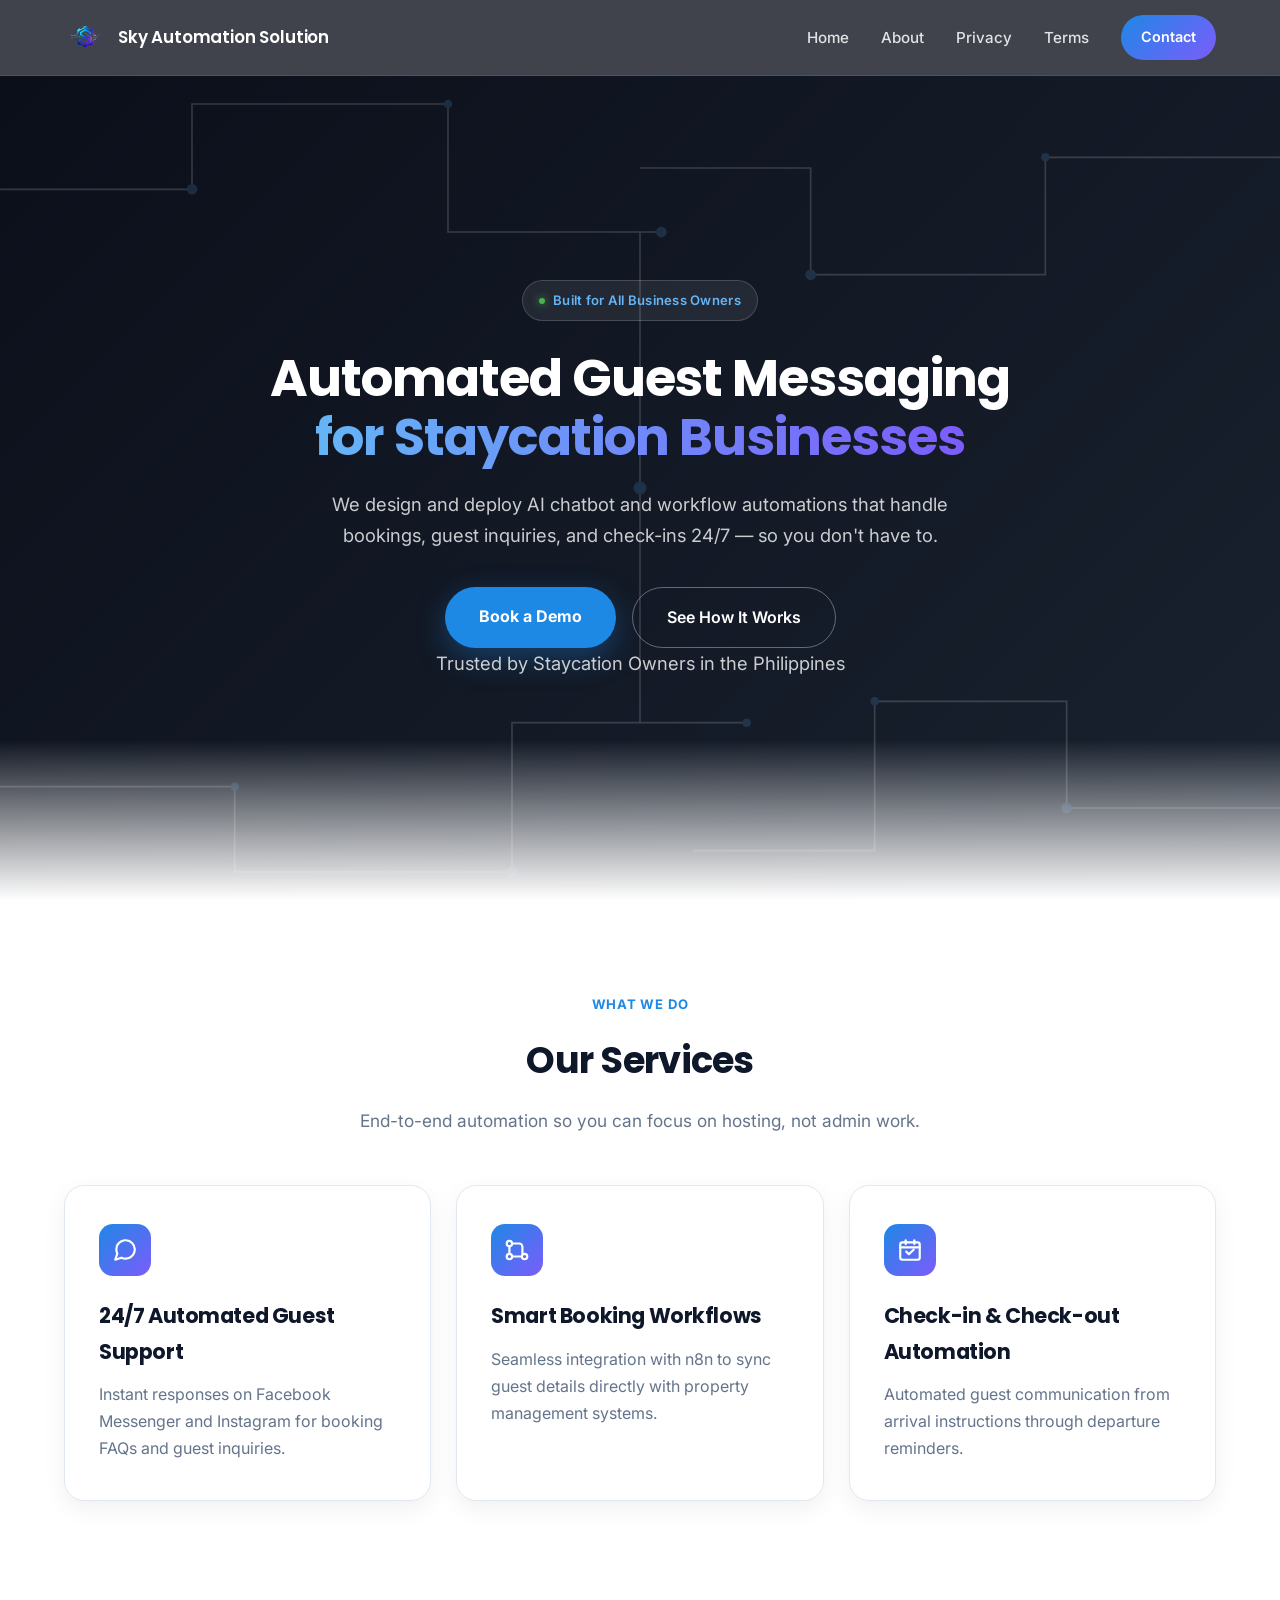
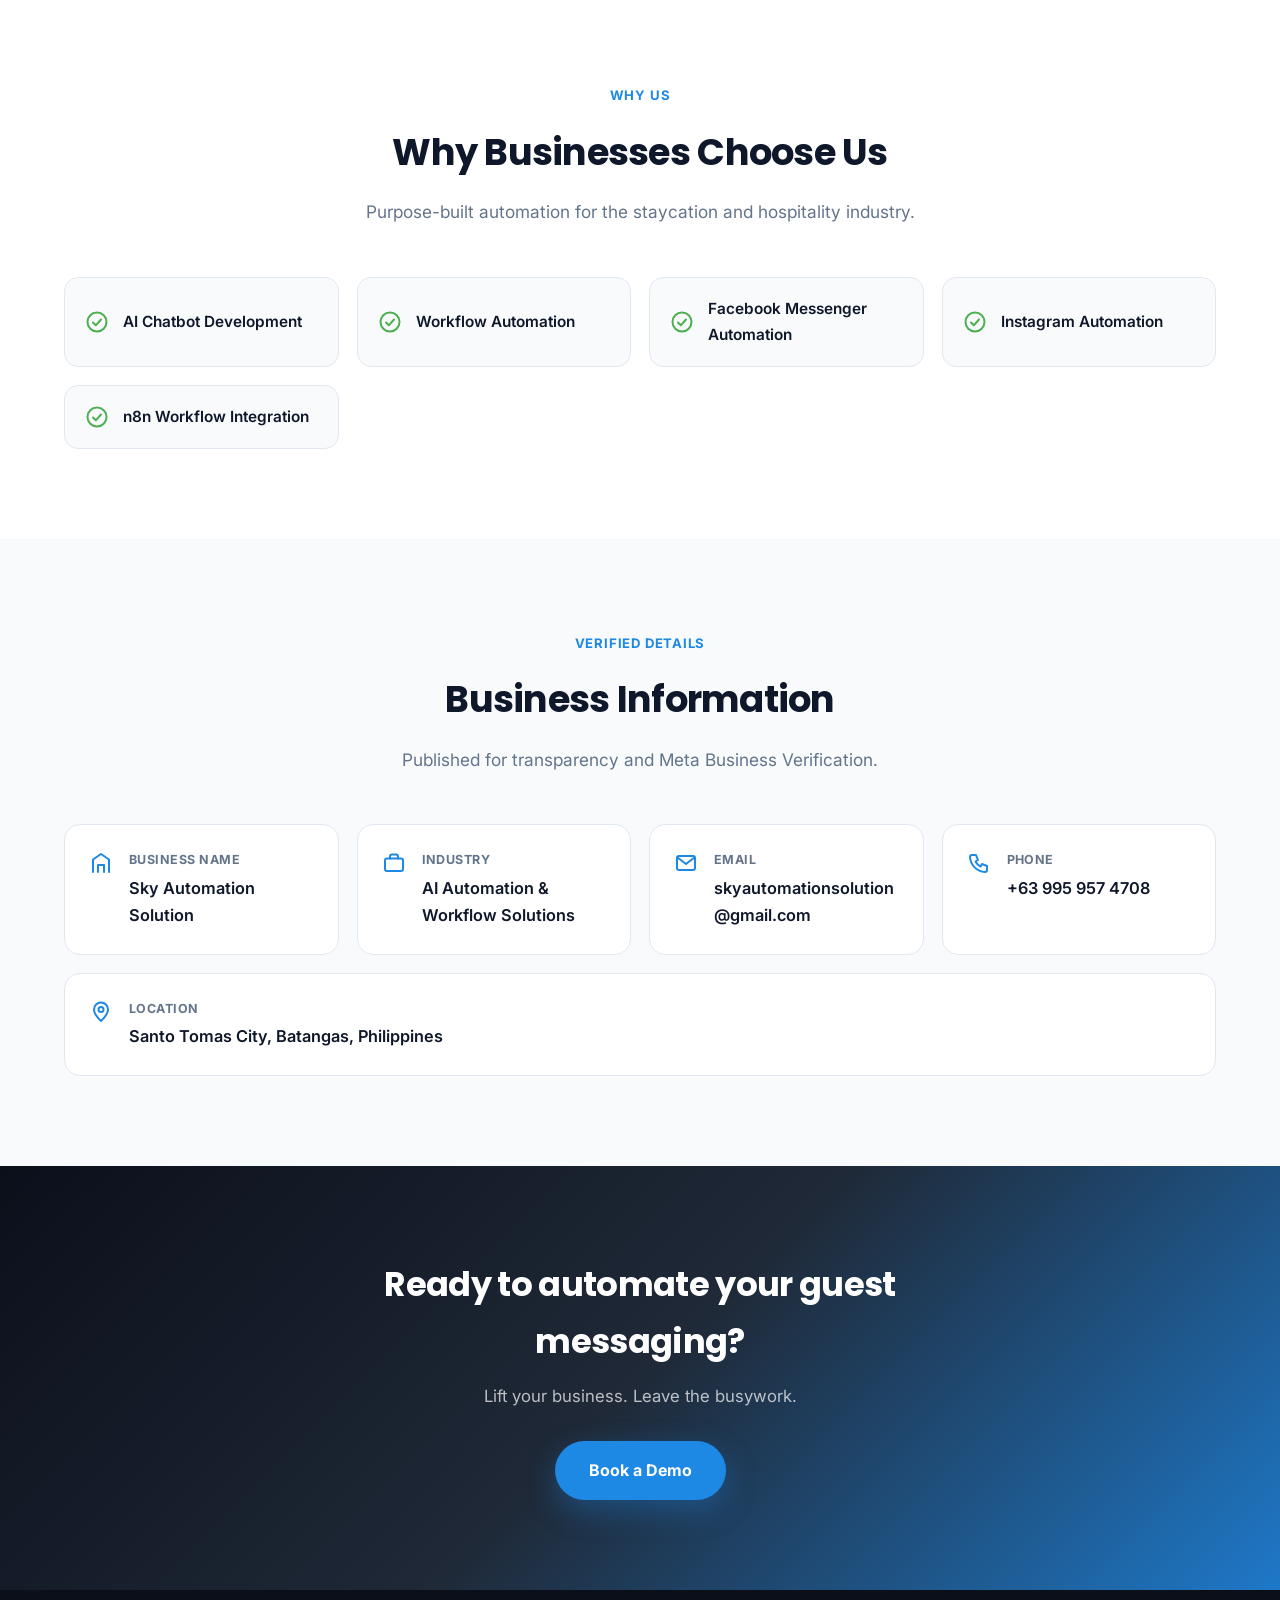
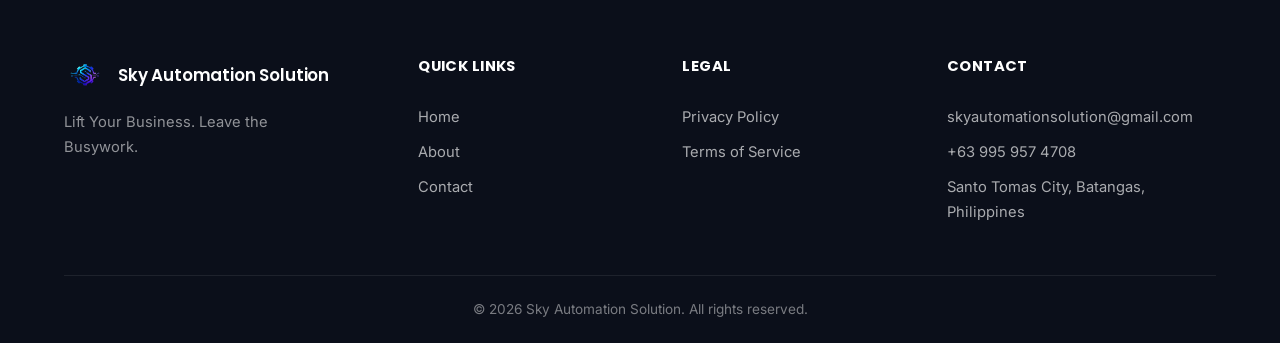
<file: index.html>
<!DOCTYPE html>
<html lang="en">
<head>
<meta charset="UTF-8">
<meta name="viewport" content="width=device-width, initial-scale=1.0">

<title>Sky Automation Solution | AI Chatbots & Automation for Staycation Businesses</title>

<meta name="description" content="Sky Automation Solution provides AI chatbot deployment, workflow automation, booking automation, and guest communication systems for staycation businesses in the Philippines.">

<meta name="keywords" content="AI Chatbot, Staycation Automation, Guest Messaging, Facebook Messenger Automation, n8n Integration, Hospitality Automation">

<link rel="preconnect" href="https://fonts.googleapis.com">
<link rel="preconnect" href="https://fonts.gstatic.com" crossorigin>
<link href="https://fonts.googleapis.com/css2?family=Inter:wght@400;500;600;700&family=Poppins:wght@600;700;800&display=swap" rel="stylesheet">

<link rel="icon" type="image/png" href="assets/logo.png">
<link rel="stylesheet" href="assets/style.css">
</head>

<body>

<header>
    <div class="container nav">
        <a href="index.html" class="brand">
            <img src="assets/logo.png" alt="Sky Automation Solution Logo" class="logo" width="42" height="42">
            <span class="brand-name">Sky Automation Solution</span>
        </a>

        <button class="nav-toggle" aria-label="Toggle navigation" aria-expanded="false">
            <span></span>
        </button>

        <nav class="links">
            <a href="index.html">Home</a>
            <a href="about.html">About</a>
            <a href="privacy-policy.html">Privacy</a>
            <a href="terms-of-service.html">Terms</a>
            <a href="contact.html" class="nav-cta">Contact</a>
        </nav>
    </div>
</header>

<main>

<section class="hero">

    <svg class="hero-circuit" viewBox="0 0 1200 800" preserveAspectRatio="xMidYMid slice" xmlns="http://www.w3.org/2000/svg">
        <g fill="none" stroke="#ffffff" stroke-width="1.5">
            <path d="M0 120 H180 V40 H420 V160 H620"/>
            <path d="M1200 90 H980 V200 H760 V100 H600"/>
            <path d="M0 680 H220 V760 H480 V620 H700"/>
            <path d="M1200 700 H1000 V600 H820 V740 H650"/>
            <path d="M600 160 V400"/>
            <path d="M600 400 V620"/>
        </g>
        <g fill="#64B5F6">
            <circle cx="180" cy="120" r="5"/>
            <circle cx="420" cy="40" r="4"/>
            <circle cx="620" cy="160" r="5"/>
            <circle cx="980" cy="90" r="4"/>
            <circle cx="760" cy="200" r="5"/>
            <circle cx="220" cy="680" r="4"/>
            <circle cx="480" cy="760" r="5"/>
            <circle cx="700" cy="620" r="4"/>
            <circle cx="1000" cy="700" r="5"/>
            <circle cx="820" cy="600" r="4"/>
            <circle cx="600" cy="400" r="6"/>
        </g>
    </svg>

    <div class="container hero-inner">

        <span class="eyebrow"><span class="dot"></span> Built for All Business Owners</span>

        <h1>
            Automated Guest Messaging<br><span class="grad">for Staycation Businesses</span>
        </h1>

        <p>
            We design and deploy AI chatbot and workflow automations
            that handle bookings, guest inquiries, and check-ins 24/7 —
            so you don't have to.
        </p>

        <div class="hero-ctas">
            <a href="contact.html" class="btn">Book a Demo</a>
            <a href="#services" class="btn-outline">See How It Works</a>
        </div>

        <p class="hero-note">Trusted by Staycation Owners in the Philippines</p>

    </div>
</section>

<section class="services" id="services">

    <div class="container">

        <div class="section-head">
            <span class="section-eyebrow">What We Do</span>
            <h2>Our Services</h2>
            <p>End-to-end automation so you can focus on hosting, not admin work.</p>
        </div>

        <div class="grid">

            <div class="card">
                <div class="card-icon">
                    <svg viewBox="0 0 24 24" fill="none" stroke="currentColor" stroke-width="2" stroke-linecap="round" stroke-linejoin="round">
                        <path d="M21 11.5a8.38 8.38 0 0 1-.9 3.8 8.5 8.5 0 0 1-7.6 4.7 8.38 8.38 0 0 1-3.8-.9L3 21l1.9-5.7a8.38 8.38 0 0 1-.9-3.8 8.5 8.5 0 0 1 4.7-7.6 8.38 8.38 0 0 1 3.8-.9h.5a8.48 8.48 0 0 1 8 8v.5z"/>
                    </svg>
                </div>

                <h3>24/7 Automated Guest Support</h3>

                <p>
                    Instant responses on Facebook Messenger and Instagram
                    for booking FAQs and guest inquiries.
                </p>
            </div>

            <div class="card">
                <div class="card-icon">
                    <svg viewBox="0 0 24 24" fill="none" stroke="currentColor" stroke-width="2" stroke-linecap="round" stroke-linejoin="round">
                        <circle cx="5" cy="6" r="2.5"/>
                        <circle cx="19" cy="18" r="2.5"/>
                        <circle cx="5" cy="18" r="2.5"/>
                        <path d="M5 8.5V15.5"/>
                        <path d="M7.5 18H16.5"/>
                        <path d="M7.5 6H14a3 3 0 0 1 3 3v6.8"/>
                    </svg>
                </div>

                <h3>Smart Booking Workflows</h3>

                <p>
                    Seamless integration with n8n to sync guest details
                    directly with property management systems.
                </p>
            </div>

            <div class="card">
                <div class="card-icon">
                    <svg viewBox="0 0 24 24" fill="none" stroke="currentColor" stroke-width="2" stroke-linecap="round" stroke-linejoin="round">
                        <rect x="3" y="5" width="18" height="16" rx="2"/>
                        <path d="M3 9.5H21"/>
                        <path d="M8 3V6.5"/>
                        <path d="M16 3V6.5"/>
                        <path d="M8.5 13.5L11 16L15.5 11.5"/>
                    </svg>
                </div>

                <h3>Check-in &amp; Check-out Automation</h3>

                <p>
                    Automated guest communication from arrival
                    instructions through departure reminders.
                </p>
            </div>

        </div>

    </div>

</section>

<section class="trust">

    <div class="container">

        <div class="section-head">
            <span class="section-eyebrow">Why Us</span>
            <h2>Why Businesses Choose Us</h2>
            <p>Purpose-built automation for the staycation and hospitality industry.</p>
        </div>

        <ul class="trust-grid">
            <li>
                <svg viewBox="0 0 24 24" fill="none" stroke="currentColor" stroke-width="2" stroke-linecap="round" stroke-linejoin="round" aria-hidden="true"><circle cx="12" cy="12" r="9.5"/><path d="M8 12.5L10.8 15.3L16 9.5"/></svg>
                <span>AI Chatbot Development</span>
            </li>
            <li>
                <svg viewBox="0 0 24 24" fill="none" stroke="currentColor" stroke-width="2" stroke-linecap="round" stroke-linejoin="round" aria-hidden="true"><circle cx="12" cy="12" r="9.5"/><path d="M8 12.5L10.8 15.3L16 9.5"/></svg>
                <span>Workflow Automation</span>
            </li>
            <li>
                <svg viewBox="0 0 24 24" fill="none" stroke="currentColor" stroke-width="2" stroke-linecap="round" stroke-linejoin="round" aria-hidden="true"><circle cx="12" cy="12" r="9.5"/><path d="M8 12.5L10.8 15.3L16 9.5"/></svg>
                <span>Facebook Messenger Automation</span>
            </li>
            <li>
                <svg viewBox="0 0 24 24" fill="none" stroke="currentColor" stroke-width="2" stroke-linecap="round" stroke-linejoin="round" aria-hidden="true"><circle cx="12" cy="12" r="9.5"/><path d="M8 12.5L10.8 15.3L16 9.5"/></svg>
                <span>Instagram Automation</span>
            </li>
            <li>
                <svg viewBox="0 0 24 24" fill="none" stroke="currentColor" stroke-width="2" stroke-linecap="round" stroke-linejoin="round" aria-hidden="true"><circle cx="12" cy="12" r="9.5"/><path d="M8 12.5L10.8 15.3L16 9.5"/></svg>
                <span>n8n Workflow Integration</span>
            </li>
        </ul>

    </div>

</section>

<section class="business-info">

    <div class="container">

        <div class="section-head">
            <span class="section-eyebrow">Verified Details</span>
            <h2>Business Information</h2>
            <p>Published for transparency and Meta Business Verification.</p>
        </div>

        <div class="info-grid">

            <div class="info-item">
                <svg viewBox="0 0 24 24" fill="none" stroke="currentColor" stroke-width="2" stroke-linecap="round" stroke-linejoin="round" aria-hidden="true"><path d="M4 21V8.5L12 3L20 8.5V21"/><path d="M9 21V14H15V21"/></svg>
                <div>
                    <span class="info-label">Business Name</span>
                    <span class="info-value">Sky Automation Solution</span>
                </div>
            </div>

            <div class="info-item">
                <svg viewBox="0 0 24 24" fill="none" stroke="currentColor" stroke-width="2" stroke-linecap="round" stroke-linejoin="round" aria-hidden="true"><rect x="3" y="7.5" width="18" height="12.5" rx="2"/><path d="M8 7.5V5.5A2 2 0 0 1 10 3.5H14A2 2 0 0 1 16 5.5V7.5"/></svg>
                <div>
                    <span class="info-label">Industry</span>
                    <span class="info-value">AI Automation &amp; Workflow Solutions</span>
                </div>
            </div>

            <div class="info-item">
                <svg viewBox="0 0 24 24" fill="none" stroke="currentColor" stroke-width="2" stroke-linecap="round" stroke-linejoin="round" aria-hidden="true"><rect x="3" y="5" width="18" height="14" rx="2"/><path d="M3.5 6.5L12 13L20.5 6.5"/></svg>
                <div>
                    <span class="info-label">Email</span>
                    <span class="info-value">skyautomationsolution@gmail.com</span>
                </div>
            </div>

            <div class="info-item">
                <svg viewBox="0 0 24 24" fill="none" stroke="currentColor" stroke-width="2" stroke-linecap="round" stroke-linejoin="round" aria-hidden="true"><path d="M5 4H9L11 9L8.5 10.5A11 11 0 0 0 13.5 15.5L15 13L20 15V19A2 2 0 0 1 18 21A16 16 0 0 1 3 6A2 2 0 0 1 5 4Z"/></svg>
                <div>
                    <span class="info-label">Phone</span>
                    <span class="info-value">+63 995 957 4708</span>
                </div>
            </div>

            <div class="info-item info-item-wide">
                <svg viewBox="0 0 24 24" fill="none" stroke="currentColor" stroke-width="2" stroke-linecap="round" stroke-linejoin="round" aria-hidden="true"><path d="M12 21S5 14.5 5 9.5A7 7 0 0 1 19 9.5C19 14.5 12 21 12 21Z"/><circle cx="12" cy="9.5" r="2.5"/></svg>
                <div>
                    <span class="info-label">Location</span>
                    <span class="info-value">Santo Tomas City, Batangas, Philippines</span>
                </div>
            </div>

        </div>

    </div>

</section>

<section class="cta-band">

    <div class="container cta-band-inner">
        <h2>Ready to automate your guest messaging?</h2>
        <p>Lift your business. Leave the busywork.</p>
        <a href="contact.html" class="btn">Book a Demo</a>
    </div>

</section>

</main>

<footer>

    <div class="container footer-grid">

        <div class="footer-brand">
            <a href="index.html" class="brand">
                <img src="assets/logo.png" alt="Sky Automation Solution Logo" class="logo" width="42" height="42">
                <span class="brand-name">Sky Automation Solution</span>
            </a>
            <p class="footer-tagline">Lift Your Business. Leave the Busywork.</p>
        </div>

        <div class="footer-col">
            <h4>Quick Links</h4>
            <a href="index.html">Home</a>
            <a href="about.html">About</a>
            <a href="contact.html">Contact</a>
        </div>

        <div class="footer-col">
            <h4>Legal</h4>
            <a href="privacy-policy.html">Privacy Policy</a>
            <a href="terms-of-service.html">Terms of Service</a>
        </div>

        <div class="footer-col">
            <h4>Contact</h4>
            <a href="mailto:skyautomationsolution@gmail.com">skyautomationsolution@gmail.com</a>
            <a href="tel:+639959574708">+63 995 957 4708</a>
            <span>Santo Tomas City, Batangas, Philippines</span>
        </div>

    </div>

    <div class="footer-bottom">
        <div class="container">
            <p>© 2026 Sky Automation Solution. All rights reserved.</p>
        </div>
    </div>

</footer>

<script src="assets/main.js" defer></script>
</body>
</html>
</file>
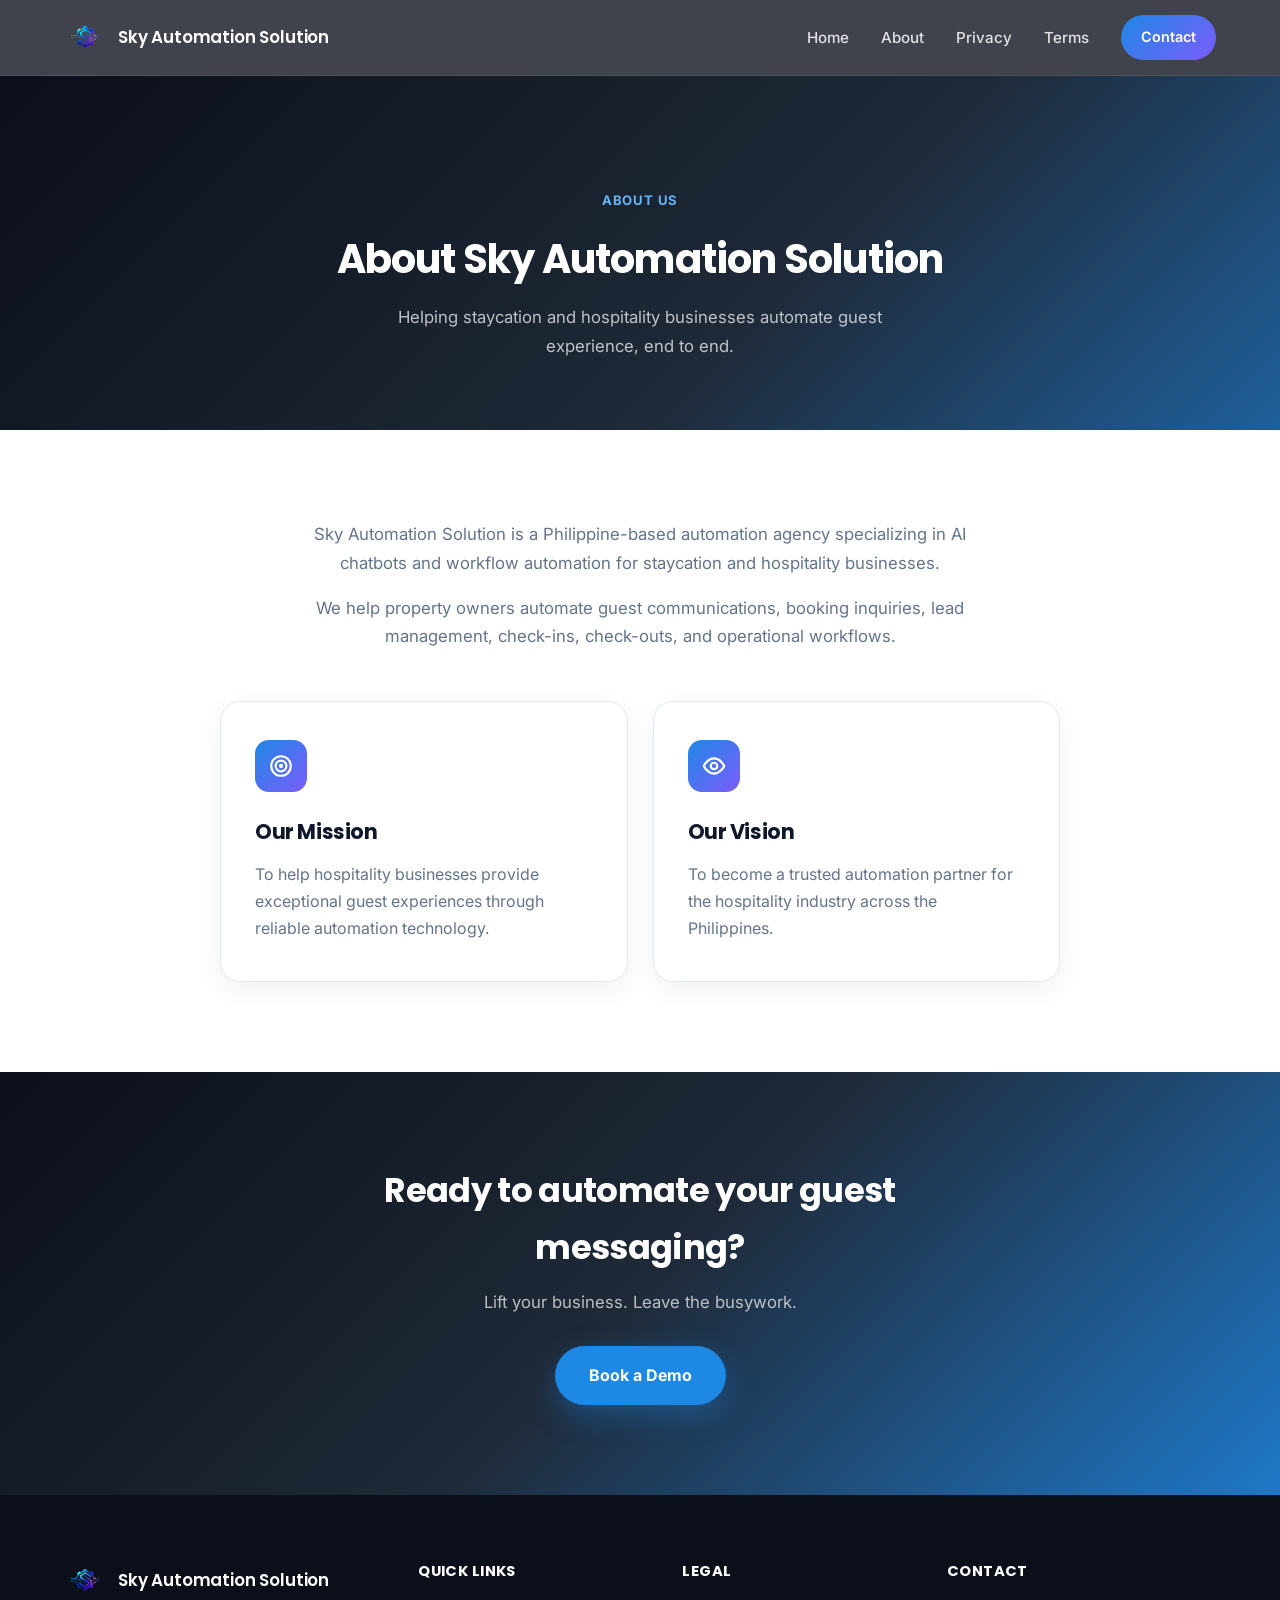
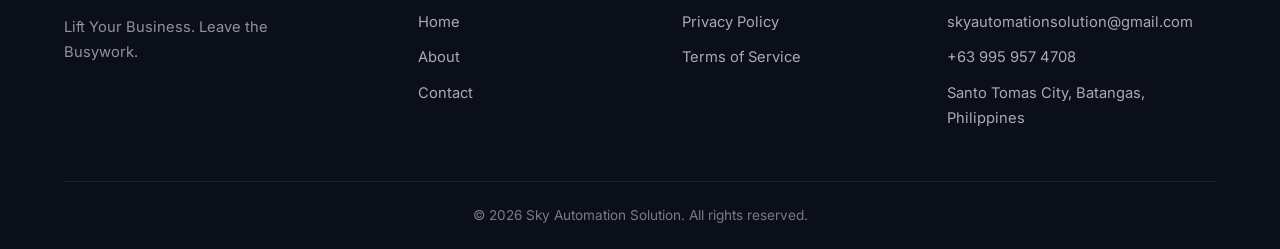
<file: about.html>
<!DOCTYPE html>
<html lang="en">
<head>
<meta charset="UTF-8">
<meta name="viewport" content="width=device-width, initial-scale=1.0">

<title>About Us | Sky Automation Solution</title>
<meta name="description" content="Sky Automation Solution is a Philippine-based automation agency specializing in AI chatbots and workflow automation for staycation and hospitality businesses.">

<link rel="preconnect" href="https://fonts.googleapis.com">
<link rel="preconnect" href="https://fonts.gstatic.com" crossorigin>
<link href="https://fonts.googleapis.com/css2?family=Inter:wght@400;500;600;700&family=Poppins:wght@600;700;800&display=swap" rel="stylesheet">

<link rel="icon" type="image/png" href="assets/logo.png">
<link rel="stylesheet" href="assets/style.css">
</head>

<body>

<header>
    <div class="container nav">
        <a href="index.html" class="brand">
            <img src="assets/logo.png" alt="Sky Automation Solution Logo" class="logo" width="42" height="42">
            <span class="brand-name">Sky Automation Solution</span>
        </a>

        <button class="nav-toggle" aria-label="Toggle navigation" aria-expanded="false">
            <span></span>
        </button>

        <nav class="links">
            <a href="index.html">Home</a>
            <a href="about.html" aria-current="page">About</a>
            <a href="privacy-policy.html">Privacy</a>
            <a href="terms-of-service.html">Terms</a>
            <a href="contact.html" class="nav-cta">Contact</a>
        </nav>
    </div>
</header>

<main>

<section class="page-hero">
    <div class="container">
        <span class="section-eyebrow">About Us</span>
        <h1>About Sky Automation Solution</h1>
        <p>Helping staycation and hospitality businesses automate guest experience, end to end.</p>
    </div>
</section>

<section class="page">
    <div class="container">

        <div class="prose">
            <p>
                Sky Automation Solution is a Philippine-based automation agency
                specializing in AI chatbots and workflow automation for
                staycation and hospitality businesses.
            </p>

            <p>
                We help property owners automate guest communications,
                booking inquiries, lead management, check-ins, check-outs,
                and operational workflows.
            </p>
        </div>

        <div class="grid mv-grid">

            <div class="card">
                <div class="card-icon">
                    <svg viewBox="0 0 24 24" fill="none" stroke="currentColor" stroke-width="2" stroke-linecap="round" stroke-linejoin="round"><circle cx="12" cy="12" r="9"/><circle cx="12" cy="12" r="5"/><circle cx="12" cy="12" r="1"/></svg>
                </div>
                <h3>Our Mission</h3>
                <p>
                    To help hospitality businesses provide exceptional guest
                    experiences through reliable automation technology.
                </p>
            </div>

            <div class="card">
                <div class="card-icon">
                    <svg viewBox="0 0 24 24" fill="none" stroke="currentColor" stroke-width="2" stroke-linecap="round" stroke-linejoin="round"><path d="M2.5 12S6 5 12 5S21.5 12 21.5 12S18 19 12 19S2.5 12 2.5 12Z"/><circle cx="12" cy="12" r="3"/></svg>
                </div>
                <h3>Our Vision</h3>
                <p>
                    To become a trusted automation partner for the hospitality
                    industry across the Philippines.
                </p>
            </div>

        </div>

    </div>
</section>

<section class="cta-band">
    <div class="container cta-band-inner">
        <h2>Ready to automate your guest messaging?</h2>
        <p>Lift your business. Leave the busywork.</p>
        <a href="contact.html" class="btn">Book a Demo</a>
    </div>
</section>

</main>

<footer>

    <div class="container footer-grid">

        <div class="footer-brand">
            <a href="index.html" class="brand">
                <img src="assets/logo.png" alt="Sky Automation Solution Logo" class="logo" width="42" height="42">
                <span class="brand-name">Sky Automation Solution</span>
            </a>
            <p class="footer-tagline">Lift Your Business. Leave the Busywork.</p>
        </div>

        <div class="footer-col">
            <h4>Quick Links</h4>
            <a href="index.html">Home</a>
            <a href="about.html">About</a>
            <a href="contact.html">Contact</a>
        </div>

        <div class="footer-col">
            <h4>Legal</h4>
            <a href="privacy-policy.html">Privacy Policy</a>
            <a href="terms-of-service.html">Terms of Service</a>
        </div>

        <div class="footer-col">
            <h4>Contact</h4>
            <a href="mailto:skyautomationsolution@gmail.com">skyautomationsolution@gmail.com</a>
            <a href="tel:+639959574708">+63 995 957 4708</a>
            <span>Santo Tomas City, Batangas, Philippines</span>
        </div>

    </div>

    <div class="footer-bottom">
        <div class="container">
            <p>© 2026 Sky Automation Solution. All rights reserved.</p>
        </div>
    </div>

</footer>

<script src="assets/main.js" defer></script>
</body>
</html>
</file>
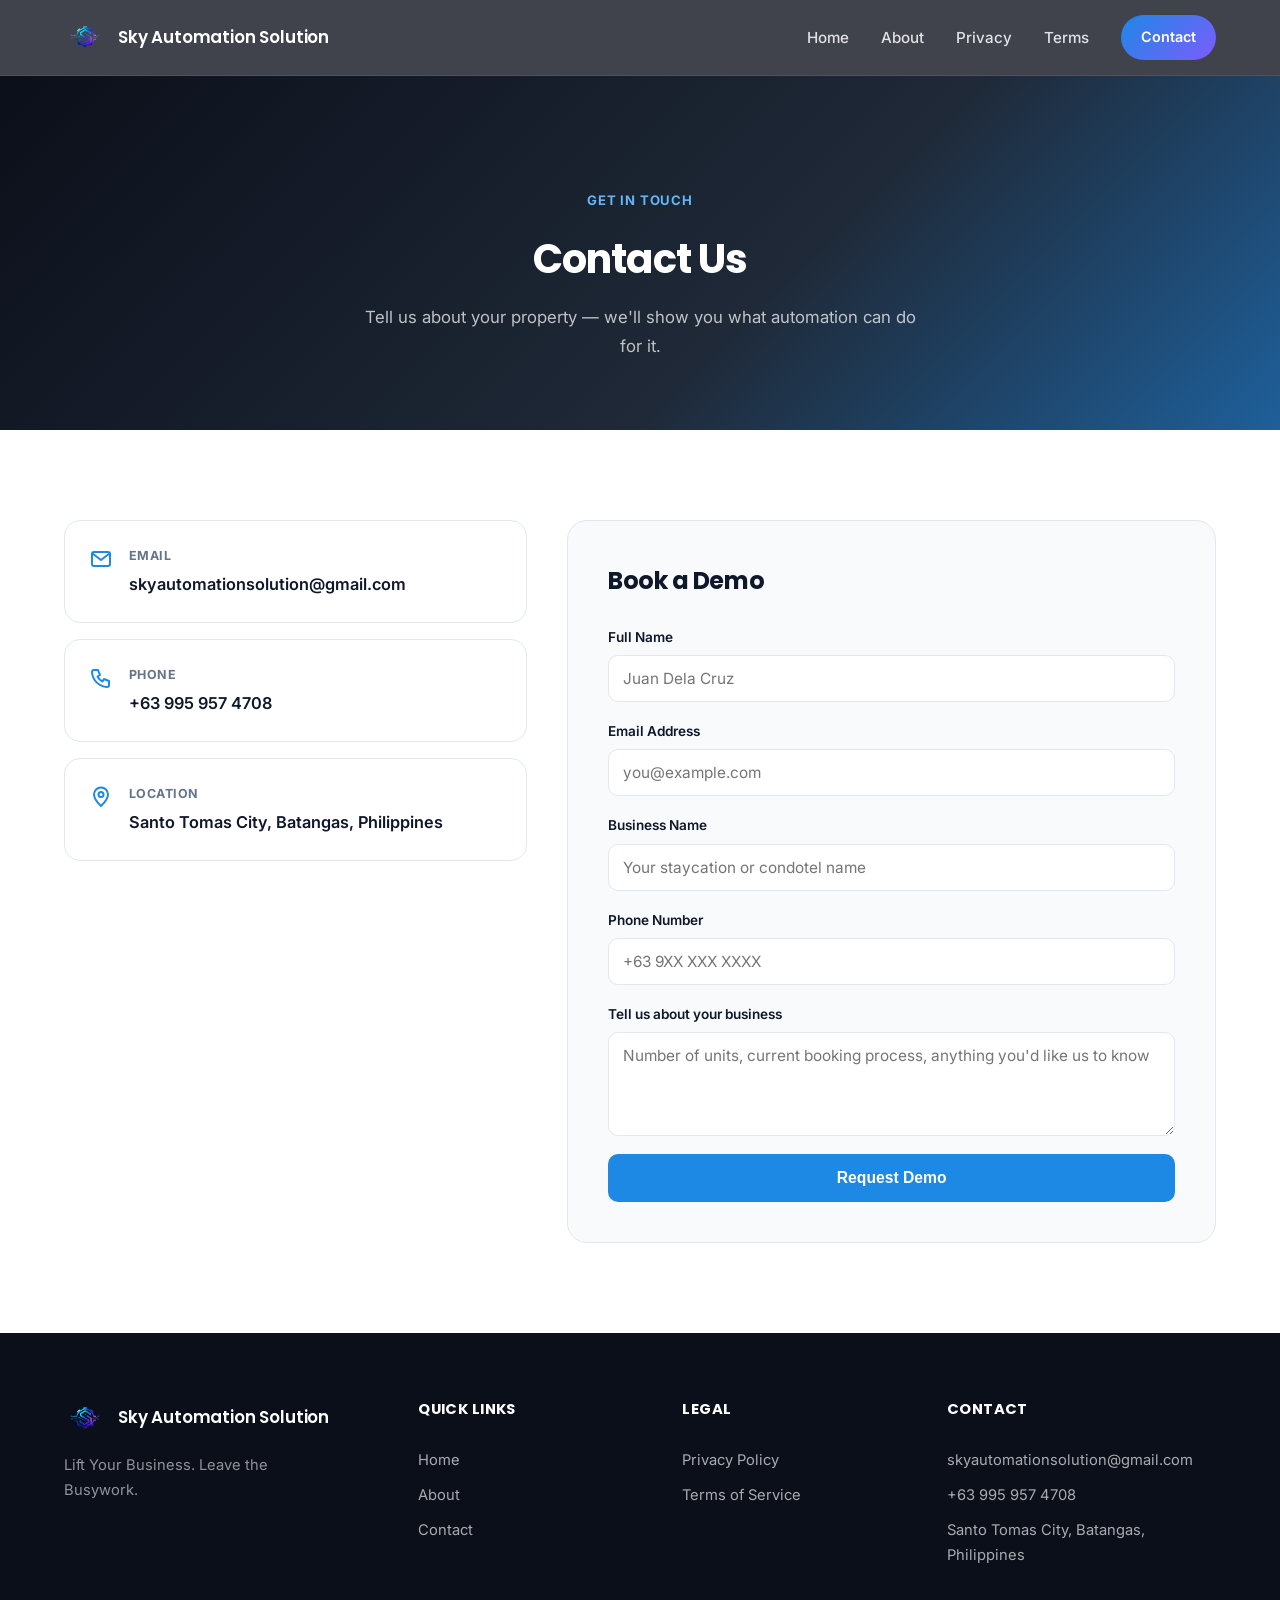
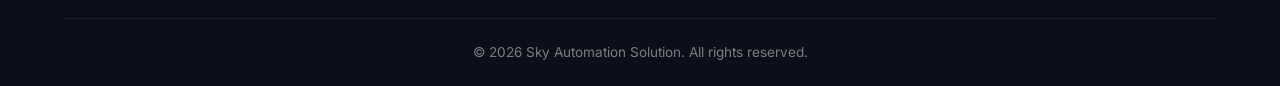
<file: contact.html>
<!DOCTYPE html>
<html lang="en">
<head>
<meta charset="UTF-8">
<meta name="viewport" content="width=device-width, initial-scale=1.0">

<title>Contact Us | Sky Automation Solution</title>
<meta name="description" content="Get in touch with Sky Automation Solution to book a demo of our AI chatbot and workflow automation systems for staycation businesses.">

<link rel="preconnect" href="https://fonts.googleapis.com">
<link rel="preconnect" href="https://fonts.gstatic.com" crossorigin>
<link href="https://fonts.googleapis.com/css2?family=Inter:wght@400;500;600;700&family=Poppins:wght@600;700;800&display=swap" rel="stylesheet">

<link rel="icon" type="image/png" href="assets/logo.png">
<link rel="stylesheet" href="assets/style.css">
</head>

<body>

<header>
    <div class="container nav">
        <a href="index.html" class="brand">
            <img src="assets/logo.png" alt="Sky Automation Solution Logo" class="logo" width="42" height="42">
            <span class="brand-name">Sky Automation Solution</span>
        </a>

        <button class="nav-toggle" aria-label="Toggle navigation" aria-expanded="false">
            <span></span>
        </button>

        <nav class="links">
            <a href="index.html">Home</a>
            <a href="about.html">About</a>
            <a href="privacy-policy.html">Privacy</a>
            <a href="terms-of-service.html">Terms</a>
            <a href="contact.html" class="nav-cta" aria-current="page">Contact</a>
        </nav>
    </div>
</header>

<main>

<section class="page-hero">
    <div class="container">
        <span class="section-eyebrow">Get In Touch</span>
        <h1>Contact Us</h1>
        <p>Tell us about your property — we'll show you what automation can do for it.</p>
    </div>
</section>

<section class="page">
    <div class="container contact-grid">

        <div class="contact-info">

            <div class="info-item">
                <svg viewBox="0 0 24 24" fill="none" stroke="currentColor" stroke-width="2" stroke-linecap="round" stroke-linejoin="round"><rect x="3" y="5" width="18" height="14" rx="2"/><path d="M3.5 6.5L12 13L20.5 6.5"/></svg>
                <div>
                    <span class="info-label">Email</span>
                    <span class="info-value">skyautomationsolution@gmail.com</span>
                </div>
            </div>

            <div class="info-item">
                <svg viewBox="0 0 24 24" fill="none" stroke="currentColor" stroke-width="2" stroke-linecap="round" stroke-linejoin="round"><path d="M5 4H9L11 9L8.5 10.5A11 11 0 0 0 13.5 15.5L15 13L20 15V19A2 2 0 0 1 18 21A16 16 0 0 1 3 6A2 2 0 0 1 5 4Z"/></svg>
                <div>
                    <span class="info-label">Phone</span>
                    <span class="info-value">+63 995 957 4708</span>
                </div>
            </div>

            <div class="info-item">
                <svg viewBox="0 0 24 24" fill="none" stroke="currentColor" stroke-width="2" stroke-linecap="round" stroke-linejoin="round"><path d="M12 21S5 14.5 5 9.5A7 7 0 0 1 19 9.5C19 14.5 12 21 12 21Z"/><circle cx="12" cy="9.5" r="2.5"/></svg>
                <div>
                    <span class="info-label">Location</span>
                    <span class="info-value">Santo Tomas City, Batangas, Philippines</span>
                </div>
            </div>

        </div>

        <div class="contact-form-card">
            <h2>Book a Demo</h2>

            <form>

                <div class="form-group">
                    <label for="fullName">Full Name</label>
                    <input id="fullName" name="fullName" type="text" placeholder="Juan Dela Cruz" required>
                </div>

                <div class="form-group">
                    <label for="email">Email Address</label>
                    <input id="email" name="email" type="email" placeholder="you@example.com" required>
                </div>

                <div class="form-group">
                    <label for="businessName">Business Name</label>
                    <input id="businessName" name="businessName" type="text" placeholder="Your staycation or condotel name">
                </div>

                <div class="form-group">
                    <label for="phone">Phone Number</label>
                    <input id="phone" name="phone" type="tel" placeholder="+63 9XX XXX XXXX">
                </div>

                <div class="form-group">
                    <label for="message">Tell us about your business</label>
                    <textarea id="message" name="message" rows="4" placeholder="Number of units, current booking process, anything you'd like us to know"></textarea>
                </div>

                <button type="submit">Request Demo</button>

            </form>
        </div>

    </div>
</section>

</main>

<footer>

    <div class="container footer-grid">

        <div class="footer-brand">
            <a href="index.html" class="brand">
                <img src="assets/logo.png" alt="Sky Automation Solution Logo" class="logo" width="42" height="42">
                <span class="brand-name">Sky Automation Solution</span>
            </a>
            <p class="footer-tagline">Lift Your Business. Leave the Busywork.</p>
        </div>

        <div class="footer-col">
            <h4>Quick Links</h4>
            <a href="index.html">Home</a>
            <a href="about.html">About</a>
            <a href="contact.html">Contact</a>
        </div>

        <div class="footer-col">
            <h4>Legal</h4>
            <a href="privacy-policy.html">Privacy Policy</a>
            <a href="terms-of-service.html">Terms of Service</a>
        </div>

        <div class="footer-col">
            <h4>Contact</h4>
            <a href="mailto:skyautomationsolution@gmail.com">skyautomationsolution@gmail.com</a>
            <a href="tel:+639959574708">+63 995 957 4708</a>
            <span>Santo Tomas City, Batangas, Philippines</span>
        </div>

    </div>

    <div class="footer-bottom">
        <div class="container">
            <p>© 2026 Sky Automation Solution. All rights reserved.</p>
        </div>
    </div>

</footer>

<script src="assets/main.js" defer></script>
</body>
</html>
</file>
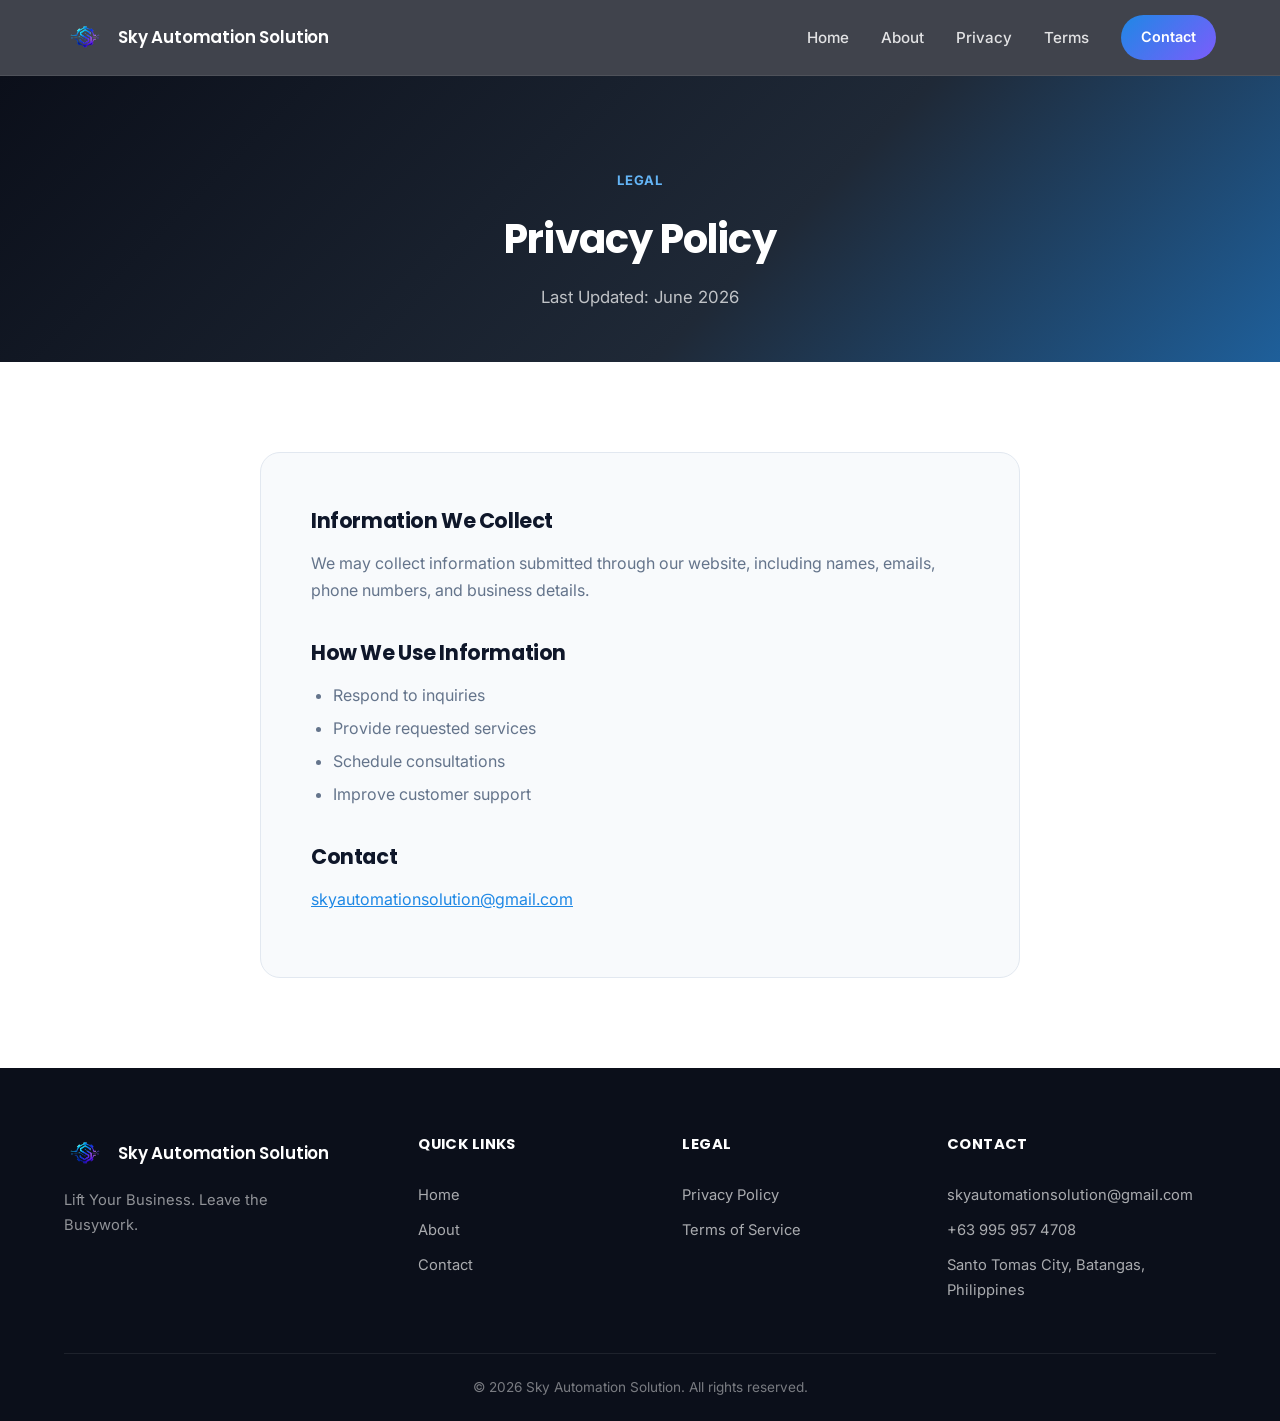
<file: privacy-policy.html>
<!DOCTYPE html>
<html lang="en">
<head>
<meta charset="UTF-8">
<meta name="viewport" content="width=device-width, initial-scale=1.0">
<title>Privacy Policy | Sky Automation Solution</title>
<meta name="description" content="Privacy Policy for Sky Automation Solution — how we collect and use information submitted through our website.">

<link rel="preconnect" href="https://fonts.googleapis.com">
<link rel="preconnect" href="https://fonts.gstatic.com" crossorigin>
<link href="https://fonts.googleapis.com/css2?family=Inter:wght@400;500;600;700&family=Poppins:wght@600;700;800&display=swap" rel="stylesheet">

<link rel="icon" type="image/png" href="assets/logo.png">
<link rel="stylesheet" href="assets/style.css">
</head>

<body>

<header>
    <div class="container nav">
        <a href="index.html" class="brand">
            <img src="assets/logo.png" alt="Sky Automation Solution Logo" class="logo" width="42" height="42">
            <span class="brand-name">Sky Automation Solution</span>
        </a>

        <button class="nav-toggle" aria-label="Toggle navigation" aria-expanded="false">
            <span></span>
        </button>

        <nav class="links">
            <a href="index.html">Home</a>
            <a href="about.html">About</a>
            <a href="privacy-policy.html" aria-current="page">Privacy</a>
            <a href="terms-of-service.html">Terms</a>
            <a href="contact.html" class="nav-cta">Contact</a>
        </nav>
    </div>
</header>

<main>

<section class="page-hero page-hero-sm">
    <div class="container">
        <span class="section-eyebrow">Legal</span>
        <h1>Privacy Policy</h1>
        <p>Last Updated: June 2026</p>
    </div>
</section>

<section class="page">
    <div class="container">
        <div class="content-card">

            <h2>Information We Collect</h2>

            <p>
                We may collect information submitted through our website,
                including names, emails, phone numbers, and business details.
            </p>

            <h2>How We Use Information</h2>

            <ul>
                <li>Respond to inquiries</li>
                <li>Provide requested services</li>
                <li>Schedule consultations</li>
                <li>Improve customer support</li>
            </ul>

            <h2>Contact</h2>

            <p>
                <a href="mailto:skyautomationsolution@gmail.com">skyautomationsolution@gmail.com</a>
            </p>

        </div>
    </div>
</section>

</main>

<footer>

    <div class="container footer-grid">

        <div class="footer-brand">
            <a href="index.html" class="brand">
                <img src="assets/logo.png" alt="Sky Automation Solution Logo" class="logo" width="42" height="42">
                <span class="brand-name">Sky Automation Solution</span>
            </a>
            <p class="footer-tagline">Lift Your Business. Leave the Busywork.</p>
        </div>

        <div class="footer-col">
            <h4>Quick Links</h4>
            <a href="index.html">Home</a>
            <a href="about.html">About</a>
            <a href="contact.html">Contact</a>
        </div>

        <div class="footer-col">
            <h4>Legal</h4>
            <a href="privacy-policy.html">Privacy Policy</a>
            <a href="terms-of-service.html">Terms of Service</a>
        </div>

        <div class="footer-col">
            <h4>Contact</h4>
            <a href="mailto:skyautomationsolution@gmail.com">skyautomationsolution@gmail.com</a>
            <a href="tel:+639959574708">+63 995 957 4708</a>
            <span>Santo Tomas City, Batangas, Philippines</span>
        </div>

    </div>

    <div class="footer-bottom">
        <div class="container">
            <p>© 2026 Sky Automation Solution. All rights reserved.</p>
        </div>
    </div>

</footer>

<script src="assets/main.js" defer></script>
</body>
</html>
</file>
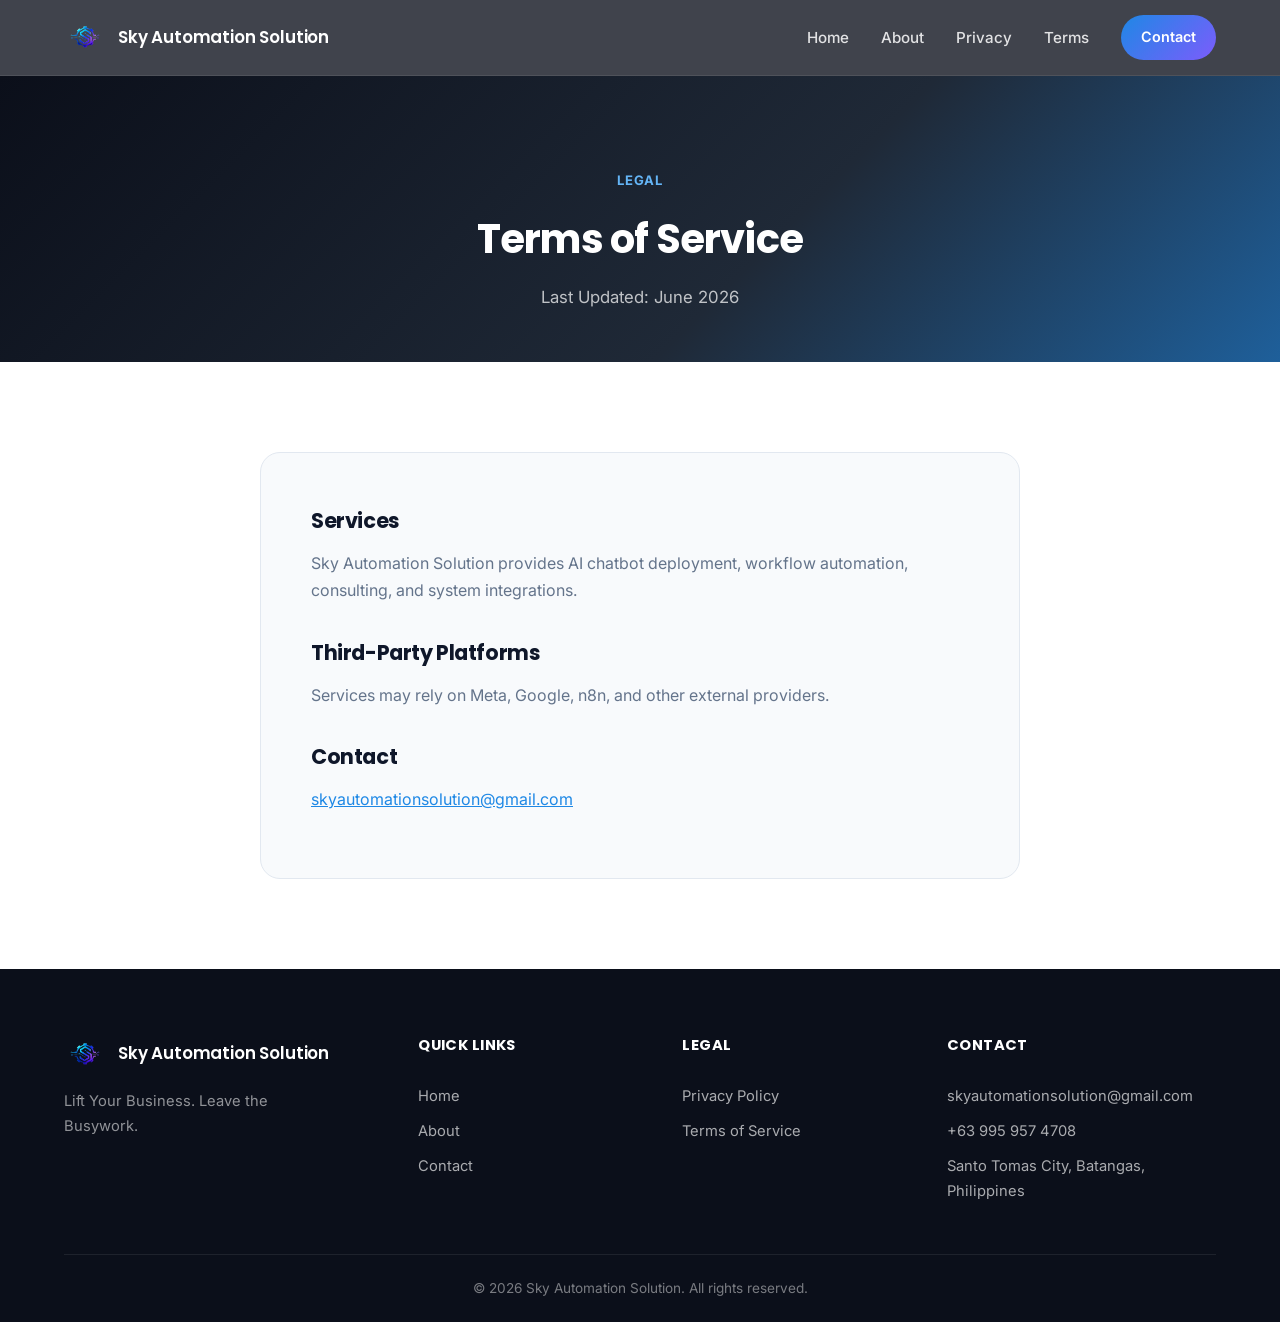
<file: terms-of-service.html>
<!DOCTYPE html>
<html lang="en">
<head>
<meta charset="UTF-8">
<meta name="viewport" content="width=device-width, initial-scale=1.0">
<title>Terms of Service | Sky Automation Solution</title>
<meta name="description" content="Terms of Service for Sky Automation Solution — AI chatbot deployment, workflow automation, and system integration services.">

<link rel="preconnect" href="https://fonts.googleapis.com">
<link rel="preconnect" href="https://fonts.gstatic.com" crossorigin>
<link href="https://fonts.googleapis.com/css2?family=Inter:wght@400;500;600;700&family=Poppins:wght@600;700;800&display=swap" rel="stylesheet">

<link rel="icon" type="image/png" href="assets/logo.png">
<link rel="stylesheet" href="assets/style.css">
</head>

<body>

<header>
    <div class="container nav">
        <a href="index.html" class="brand">
            <img src="assets/logo.png" alt="Sky Automation Solution Logo" class="logo" width="42" height="42">
            <span class="brand-name">Sky Automation Solution</span>
        </a>

        <button class="nav-toggle" aria-label="Toggle navigation" aria-expanded="false">
            <span></span>
        </button>

        <nav class="links">
            <a href="index.html">Home</a>
            <a href="about.html">About</a>
            <a href="privacy-policy.html">Privacy</a>
            <a href="terms-of-service.html" aria-current="page">Terms</a>
            <a href="contact.html" class="nav-cta">Contact</a>
        </nav>
    </div>
</header>

<main>

<section class="page-hero page-hero-sm">
    <div class="container">
        <span class="section-eyebrow">Legal</span>
        <h1>Terms of Service</h1>
        <p>Last Updated: June 2026</p>
    </div>
</section>

<section class="page">
    <div class="container">
        <div class="content-card">

            <h2>Services</h2>

            <p>
                Sky Automation Solution provides AI chatbot deployment,
                workflow automation, consulting, and system integrations.
            </p>

            <h2>Third-Party Platforms</h2>

            <p>
                Services may rely on Meta, Google, n8n, and other
                external providers.
            </p>

            <h2>Contact</h2>

            <p>
                <a href="mailto:skyautomationsolution@gmail.com">skyautomationsolution@gmail.com</a>
            </p>

        </div>
    </div>
</section>

</main>

<footer>

    <div class="container footer-grid">

        <div class="footer-brand">
            <a href="index.html" class="brand">
                <img src="assets/logo.png" alt="Sky Automation Solution Logo" class="logo" width="42" height="42">
                <span class="brand-name">Sky Automation Solution</span>
            </a>
            <p class="footer-tagline">Lift Your Business. Leave the Busywork.</p>
        </div>

        <div class="footer-col">
            <h4>Quick Links</h4>
            <a href="index.html">Home</a>
            <a href="about.html">About</a>
            <a href="contact.html">Contact</a>
        </div>

        <div class="footer-col">
            <h4>Legal</h4>
            <a href="privacy-policy.html">Privacy Policy</a>
            <a href="terms-of-service.html">Terms of Service</a>
        </div>

        <div class="footer-col">
            <h4>Contact</h4>
            <a href="mailto:skyautomationsolution@gmail.com">skyautomationsolution@gmail.com</a>
            <a href="tel:+639959574708">+63 995 957 4708</a>
            <span>Santo Tomas City, Batangas, Philippines</span>
        </div>

    </div>

    <div class="footer-bottom">
        <div class="container">
            <p>© 2026 Sky Automation Solution. All rights reserved.</p>
        </div>
    </div>

</footer>

<script src="assets/main.js" defer></script>
</body>
</html>
</file>
<file: assets/style.css>
:root{
--navy:#0B0F1A;
--navy-soft:#1F2937;
--blue:#1E88E5;
--blue-light:#64B5F6;
--violet:#7C5CFC;
--green:#4CAF50;
--ink:#0F172A;
--muted:#64748B;
--border:#E2E8F0;
--surface:#FFFFFF;
--surface-alt:#F8FAFC;
--font-display:'Poppins',Arial,sans-serif;
--font-body:'Inter',Arial,sans-serif;
--ease:cubic-bezier(.16,1,.3,1);
--shadow-sm:0 8px 25px rgba(15,23,42,.06);
--shadow-md:0 20px 45px rgba(15,23,42,.15);
--header-h:76px;
}

*{
margin:0;
padding:0;
box-sizing:border-box;
}

html{
scroll-behavior:smooth;
}

body{
font-family:var(--font-body);
line-height:1.7;
color:var(--muted);
background:var(--surface);
}

h1,h2,h3,h4{
font-family:var(--font-display);
color:var(--ink);
letter-spacing:-.02em;
}

a{
color:inherit;
}

.container{
width:90%;
max-width:1200px;
margin:auto;
}

/* ===== Header / Nav ===== */

header{
background:rgba(11,15,26,.78);
backdrop-filter:blur(16px);
-webkit-backdrop-filter:blur(16px);
border-bottom:1px solid rgba(255,255,255,.08);
position:sticky;
top:0;
z-index:1000;
height:var(--header-h);
display:flex;
align-items:center;
}

.nav{
display:flex;
align-items:center;
justify-content:space-between;
}

.brand{
display:flex;
align-items:center;
gap:12px;
text-decoration:none;
}

.logo{
height:42px;
width:auto;
display:block;
}

.brand-name{
font-family:var(--font-display);
font-weight:600;
font-size:1.05rem;
color:#fff;
letter-spacing:-.01em;
}

nav.links{
display:flex;
align-items:center;
}

nav.links a{
position:relative;
margin-left:32px;
text-decoration:none;
color:rgba(255,255,255,.85);
font-weight:500;
font-size:.95rem;
transition:color .25s var(--ease);
}

nav.links a::after{
content:"";
position:absolute;
left:0;
bottom:-6px;
width:0;
height:2px;
background:linear-gradient(90deg,var(--blue),var(--violet));
transition:width .3s var(--ease);
}

nav.links a:hover{
color:#fff;
}

nav.links a:hover::after{
width:100%;
}

nav.links a.nav-cta{
margin-left:32px;
padding:10px 20px;
border-radius:50px;
background:linear-gradient(135deg,var(--blue),var(--violet));
color:#fff;
font-weight:600;
font-size:.9rem;
}

nav.links a.nav-cta::after{
display:none;
}

.nav-toggle{
display:none;
background:none;
border:none;
cursor:pointer;
padding:8px;
width:40px;
height:40px;
position:relative;
}

.nav-toggle span,
.nav-toggle span::before,
.nav-toggle span::after{
content:"";
position:absolute;
left:8px;
right:8px;
height:2px;
background:#fff;
transition:.3s var(--ease);
}

.nav-toggle span{
top:19px;
}

.nav-toggle span::before{
top:-7px;
}

.nav-toggle span::after{
top:7px;
}

.nav-toggle[aria-expanded="true"] span{
background:transparent;
}

.nav-toggle[aria-expanded="true"] span::before{
top:0;
transform:rotate(45deg);
}

.nav-toggle[aria-expanded="true"] span::after{
top:0;
transform:rotate(-45deg);
}

/* ===== Hero ===== */

.hero{
background:linear-gradient(135deg,var(--navy) 0%,var(--navy-soft) 45%,var(--blue) 85%,var(--violet) 130%);
background-size:300% 300%;
animation:gradientMove 16s ease infinite;
color:#fff;
min-height:calc(100vh - var(--header-h));
display:flex;
align-items:center;
justify-content:center;
text-align:center;
padding:80px 20px 60px;
position:relative;
overflow:hidden;
}

.hero-circuit{
position:absolute;
inset:0;
width:100%;
height:100%;
opacity:.16;
pointer-events:none;
}

.hero::after{
content:"";
position:absolute;
left:0;
bottom:0;
width:100%;
height:160px;
background:linear-gradient(to bottom, rgba(255,255,255,0), #ffffff);
pointer-events:none;
}

.hero-inner{
position:relative;
z-index:2;
max-width:780px;
margin:auto;
}

.eyebrow{
display:inline-flex;
align-items:center;
gap:8px;
padding:8px 16px;
border-radius:50px;
background:rgba(255,255,255,.08);
border:1px solid rgba(255,255,255,.16);
font-size:.82rem;
font-weight:600;
color:var(--blue-light);
letter-spacing:.02em;
margin-bottom:28px;
animation:fadeUp .8s var(--ease) both;
}

.eyebrow .dot{
width:6px;
height:6px;
border-radius:50%;
background:var(--green);
box-shadow:0 0 8px var(--green);
}

.hero h1{
font-size:3.2rem;
line-height:1.15;
margin-bottom:22px;
color:#fff;
animation:fadeUp .8s var(--ease) .1s both;
}

.hero h1 .grad{
background:linear-gradient(90deg,var(--blue-light),var(--violet));
-webkit-background-clip:text;
background-clip:text;
color:transparent;
}

.hero p{
max-width:620px;
margin:auto;
font-size:1.15rem;
color:rgba(255,255,255,.78);
margin-bottom:36px;
animation:fadeUp .8s var(--ease) .2s both;
}

.hero-ctas{
display:flex;
gap:16px;
justify-content:center;
flex-wrap:wrap;
animation:fadeUp .8s var(--ease) .3s both;
}

.hero-note{
margin-top:28px;
font-size:.88rem;
color:rgba(255,255,255,.55);
animation:fadeUp .8s var(--ease) .4s both;
}

.btn{
display:inline-block;
background:var(--blue);
color:#fff;
padding:16px 34px;
border-radius:50px;
text-decoration:none;
font-weight:700;
font-size:1rem;
transition:.3s var(--ease);
box-shadow:0 10px 30px rgba(30,136,229,.35);
}

.btn:hover{
transform:translateY(-3px);
box-shadow:0 18px 40px rgba(30,136,229,.5);
background:#1976D2;
}

.btn-outline{
display:inline-block;
background:transparent;
color:#fff;
padding:16px 34px;
border-radius:50px;
text-decoration:none;
font-weight:600;
font-size:1rem;
border:1.5px solid rgba(255,255,255,.35);
transition:.3s var(--ease);
}

.btn-outline:hover{
border-color:#fff;
background:rgba(255,255,255,.08);
transform:translateY(-3px);
}

@keyframes fadeUp{
from{opacity:0;transform:translateY(16px);}
to{opacity:1;transform:translateY(0);}
}

@media(prefers-reduced-motion:reduce){
.hero{animation:none;}
.eyebrow,.hero h1,.hero p,.hero-ctas,.hero-note{animation:none;opacity:1;transform:none;}
html{scroll-behavior:auto;}
}

.services,
.trust,
.business-info,
.page{
padding:90px 0;
}

.section-head{
text-align:center;
max-width:620px;
margin:0 auto 50px;
}

.section-eyebrow{
display:inline-block;
font-size:.82rem;
font-weight:700;
letter-spacing:.06em;
text-transform:uppercase;
color:var(--blue);
margin-bottom:14px;
}

.section-head h2{
font-size:2.3rem;
margin-bottom:14px;
}

.section-head p{
color:var(--muted);
font-size:1.08rem;
}

.grid{
display:grid;
grid-template-columns:
repeat(auto-fit,minmax(280px,1fr));
gap:25px;
margin-top:40px;
}

.card{
background:white;
padding:38px 34px;
border-radius:20px;
border:1px solid var(--border);
transition:.35s var(--ease);
box-shadow:var(--shadow-sm);
}

.card:hover{
transform:translateY(-8px);
box-shadow:var(--shadow-md);
border-color:rgba(30,136,229,.35);
}

.card-icon{
width:52px;
height:52px;
border-radius:14px;
background:linear-gradient(135deg,var(--blue),var(--violet));
display:flex;
align-items:center;
justify-content:center;
color:#fff;
margin-bottom:22px;
transition:.35s var(--ease);
}

.card-icon svg{
width:26px;
height:26px;
}

.card:hover .card-icon{
transform:scale(1.08) rotate(-4deg);
}

.card h3{
margin-bottom:12px;
font-size:1.3rem;
color:var(--ink);
}

.trust-grid{
display:grid;
grid-template-columns:repeat(auto-fit,minmax(240px,1fr));
gap:18px;
list-style:none;
margin-top:10px;
}

.trust-grid li{
display:flex;
align-items:center;
gap:14px;
background:var(--surface-alt);
border:1px solid var(--border);
border-radius:14px;
padding:18px 20px;
transition:.3s var(--ease);
}

.trust-grid li:hover{
border-color:rgba(76,175,80,.4);
transform:translateY(-3px);
box-shadow:var(--shadow-sm);
}

.trust-grid svg{
width:24px;
height:24px;
flex-shrink:0;
color:var(--green);
}

.trust-grid span{
font-weight:600;
color:var(--ink);
font-size:.96rem;
}

.business-info{
background:var(--surface-alt);
}

.info-grid{
display:grid;
grid-template-columns:repeat(auto-fit,minmax(260px,1fr));
gap:18px;
margin-top:10px;
}

.info-item{
display:flex;
align-items:flex-start;
gap:16px;
background:#fff;
border:1px solid var(--border);
border-radius:16px;
padding:24px;
transition:.3s var(--ease);
}

.info-item:hover{
box-shadow:var(--shadow-sm);
border-color:rgba(30,136,229,.3);
}

.info-item-wide{
grid-column:1 / -1;
}

.info-item svg{
width:24px;
height:24px;
flex-shrink:0;
color:var(--blue);
margin-top:2px;
}

.info-item div{
display:flex;
flex-direction:column;
gap:4px;
}

.info-label{
font-size:.78rem;
font-weight:700;
letter-spacing:.04em;
text-transform:uppercase;
color:var(--muted);
}

.info-value{
font-size:1.02rem;
font-weight:600;
color:var(--ink);
word-break:break-word;
}

.cta-band{
background:linear-gradient(135deg,var(--navy) 0%,var(--navy-soft) 50%,var(--blue) 110%);
padding:90px 0;
text-align:center;
}

.cta-band-inner{
max-width:560px;
}

.cta-band h2{
color:#fff;
font-size:2.1rem;
margin-bottom:12px;
}

.cta-band p{
color:rgba(255,255,255,.7);
font-size:1.05rem;
margin-bottom:30px;
}

footer{
background:var(--navy);
color:rgba(255,255,255,.7);
padding:64px 0 0;
}

.footer-grid{
display:grid;
grid-template-columns:1.4fr 1fr 1fr 1.2fr;
gap:40px;
padding-bottom:50px;
border-bottom:1px solid rgba(255,255,255,.08);
}

.footer-brand .brand{
margin-bottom:14px;
}

.footer-brand .brand-name{
color:#fff;
}

.footer-tagline{
font-size:.92rem;
color:rgba(255,255,255,.55);
max-width:220px;
}

.footer-col h4{
color:#fff;
font-size:.92rem;
font-weight:700;
letter-spacing:.03em;
text-transform:uppercase;
margin-bottom:16px;
}

.footer-col{
display:flex;
flex-direction:column;
gap:10px;
}

.footer-col a,
.footer-col span{
color:rgba(255,255,255,.65);
text-decoration:none;
font-size:.92rem;
transition:color .25s var(--ease);
}

.footer-col a:hover{
color:var(--blue-light);
}

.footer-bottom{
padding:22px 0;
text-align:center;
font-size:.85rem;
color:rgba(255,255,255,.45);
}

/* ===== Secondary pages ===== */

.page-hero{
background:linear-gradient(135deg,var(--navy) 0%,var(--navy-soft) 60%,var(--blue) 130%);
color:#fff;
padding:110px 0 70px;
text-align:center;
}

.page-hero .section-eyebrow{
color:var(--blue-light);
}

.page-hero h1{
color:#fff;
font-size:2.5rem;
margin-bottom:10px;
}

.page-hero p{
color:rgba(255,255,255,.72);
font-size:1.05rem;
max-width:560px;
margin:0 auto;
}

.page-hero-sm{
padding:90px 0 50px;
}

.prose{
max-width:680px;
margin:0 auto 50px;
text-align:center;
}

.prose p{
margin-bottom:16px;
font-size:1.05rem;
}

.mv-grid{
max-width:840px;
margin:0 auto;
}

/* Contact page */

.contact-grid{
display:grid;
grid-template-columns:1fr 1.4fr;
gap:40px;
align-items:start;
}

.contact-info{
display:flex;
flex-direction:column;
gap:16px;
}

.contact-form-card{
background:var(--surface-alt);
border:1px solid var(--border);
border-radius:20px;
padding:40px;
}

.contact-form-card h2{
font-size:1.5rem;
margin-bottom:24px;
}

.form-group{
display:flex;
flex-direction:column;
gap:6px;
margin-bottom:18px;
}

.form-group label{
font-size:.85rem;
font-weight:600;
color:var(--ink);
}

input,
textarea{
padding:13px 14px;
border:1px solid var(--border);
border-radius:10px;
font-family:var(--font-body);
font-size:.96rem;
background:#fff;
transition:.25s var(--ease);
}

input:focus,
textarea:focus{
outline:none;
border-color:var(--blue);
box-shadow:0 0 0 3px rgba(30,136,229,.15);
}

textarea{
resize:vertical;
}

button[type="submit"]{
background:var(--blue);
color:#fff;
border:none;
padding:15px;
border-radius:10px;
cursor:pointer;
font-weight:700;
font-size:.98rem;
width:100%;
transition:.25s var(--ease);
}

button[type="submit"]:hover{
background:#1976D2;
transform:translateY(-2px);
}

/* Legal pages */

.content-card{
max-width:760px;
margin:0 auto;
background:var(--surface-alt);
border:1px solid var(--border);
border-radius:20px;
padding:50px;
}

.content-card h2{
font-size:1.3rem;
margin-top:30px;
margin-bottom:12px;
}

.content-card h2:first-child{
margin-top:0;
}

.content-card p{
margin-bottom:14px;
}

.content-card ul{
padding-left:22px;
margin-bottom:14px;
}

.content-card li{
margin-bottom:6px;
}

.content-card a{
color:var(--blue);
text-decoration:underline;
}

:focus-visible{
outline:2px solid var(--blue);
outline-offset:2px;
}

@media(max-width:768px){

.hero h1{
font-size:2.4rem;
}

.hero p{
font-size:1.05rem;
}

.nav-toggle{
display:block;
}

nav.links{
position:absolute;
top:100%;
left:0;
right:0;
background:var(--navy);
flex-direction:column;
align-items:flex-start;
padding:8px 5% 20px;
border-bottom:1px solid rgba(255,255,255,.08);
max-height:0;
overflow:hidden;
transition:max-height .35s var(--ease);
}

nav.links.open{
max-height:320px;
}

nav.links a{
margin-left:0;
padding:12px 0;
width:100%;
}

nav.links a.nav-cta{
margin-left:0;
margin-top:8px;
text-align:center;
}

.footer-grid{
grid-template-columns:1fr 1fr;
gap:32px;
}

.footer-brand{
grid-column:1 / -1;
}

.cta-band h2{
font-size:1.7rem;
}

.contact-grid{
grid-template-columns:1fr;
}

.contact-form-card{
padding:28px;
}

.content-card{
padding:32px;
}

.page-hero h1{
font-size:2rem;
}

}

@keyframes gradientMove{

0%{
background-position:0% 50%;
}

50%{
background-position:100% 50%;
}

100%{
background-position:0% 50%;
}

}
</file>
